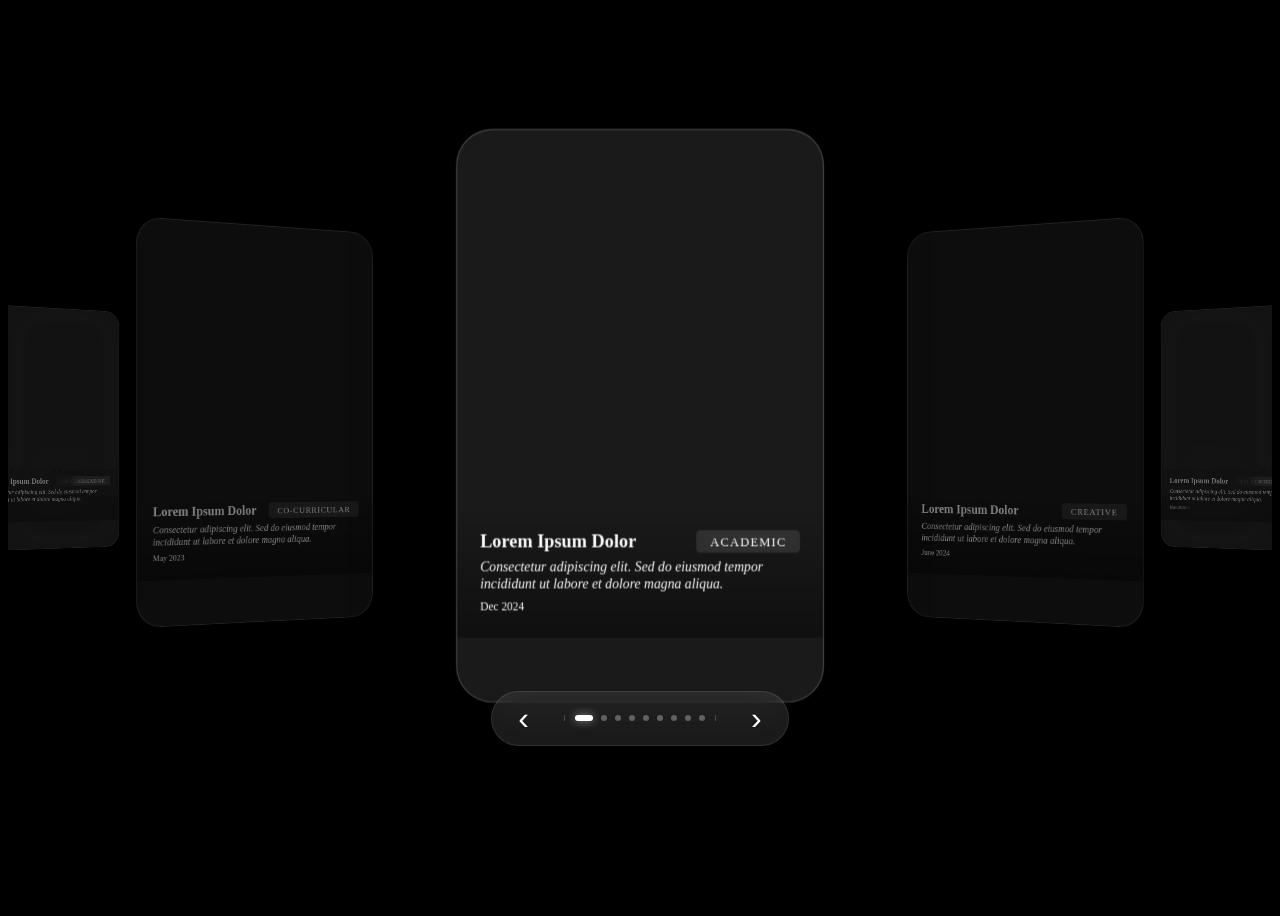
<file: index.html>
<!DOCTYPE html>
<html lang="en">
<head>
    <meta charset="UTF-8">
    <meta name="viewport" content="width=device-width, initial-scale=1.0">
    <title>Direct_Fut</title>
    <link rel="stylesheet" href="styles.css">
</head>
<body>
  <div class="carousel-container">
  <div class="carousel-stage" id="carousel-stage">
    <!-- card structure defined in js for DOM Manipulation -->
  </div>

  <div class="carousel-controls">
    <button id="prev-btn" class="nav-btn">‹</button>

    <div class="pagination-indicators" id="pagination-dots">
    </div>

    <button id="next-btn" class="nav-btn">›</button>
  </div>
</div>
<script src="script.js"></script>  
</body>
</html>
</file>
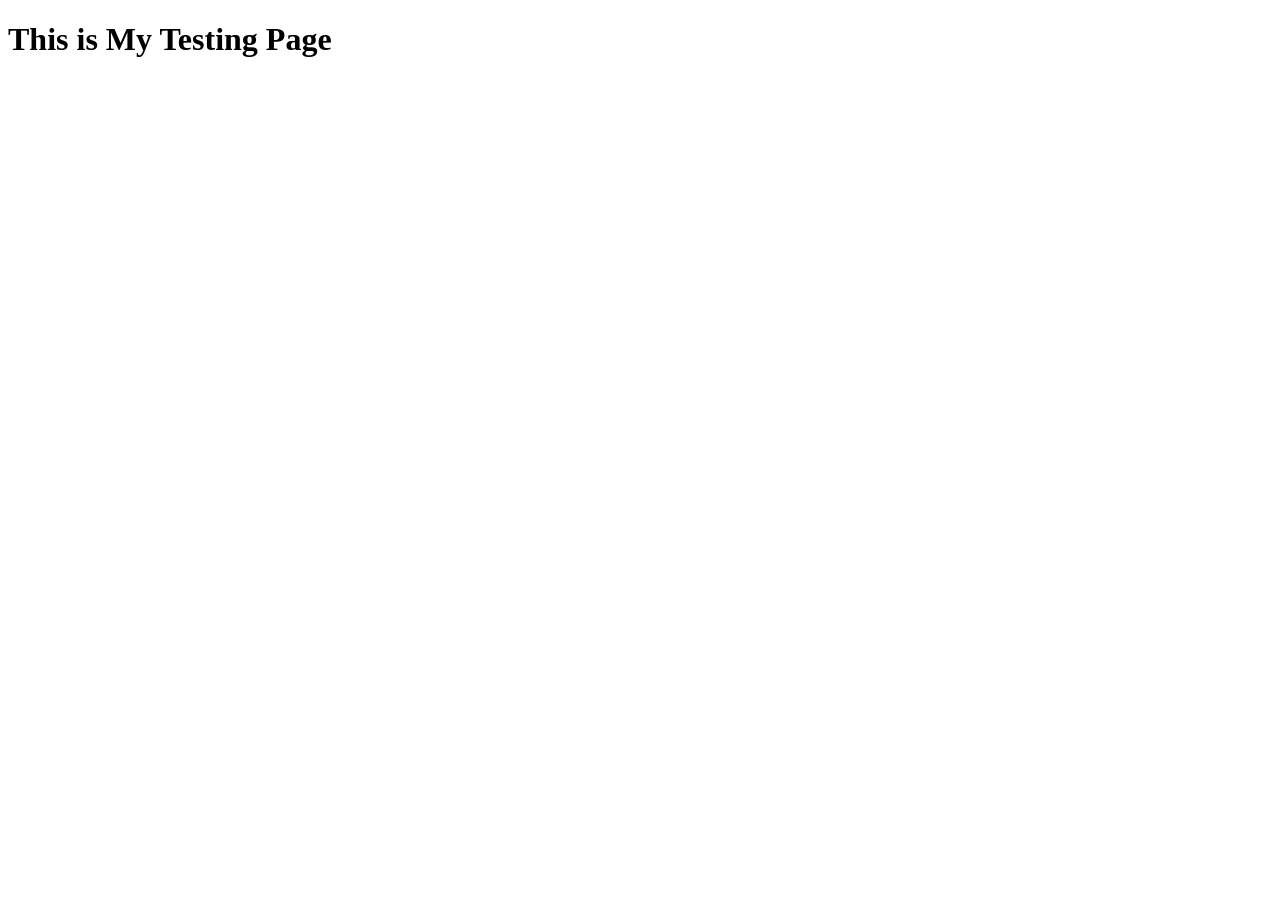
<file: Catch/index.html>
<!DOCTYPE html>
<html lang="en">
<head>
    <meta charset="UTF-8">
    <meta name="viewport" content="width=device-width, initial-scale=1.0">
    <title>Test File</title>
   
</head>
<body>
     <h1>This is My Testing Page</h1>
</body>
</html>
</file>
<file: styles.css>
:root {
  --glass: rgba(255, 255, 255, 0.1);
  --glass-border: rgba(255, 255, 255, 0.2);
  --blur: blur(20px);
  /* This variable controls the horizontal "spread" */
  --shift-x: 30vw;
}
html{ /*remove this block when integrating in your html body*/
  background: #000;
}
.carousel-container {
  display: flex;
  flex-direction: column;
  align-items: center;
  justify-content: center;
  min-height: 100vh;
  background: #000;
  perspective: 2000px; /* Increased for better depth on wide screens */
  overflow: hidden;
  color: white;
  width: 100%;
}

.carousel-stage {
  position: relative;
  width: 100vw; /* Occupy full width to allow cards to spread */
  height: 500px;
  display: flex;
  align-items: center;
  justify-content: center;
  transform-style: preserve-3d;
}

.carousel-card {
  position: absolute;
  /* Dynamic width: wider on desktop, narrower on mobile */
  width: clamp(280px, 25vw, 400px);
  height: clamp(380px, 60vh, 500px);
  background: var(--glass);
  backdrop-filter: var(--blur);
  -webkit-backdrop-filter: var(--blur);
  border: 1px solid var(--glass-border);
  border-radius: 32px;
  transition: all 0.8s cubic-bezier(0.2, 0.8, 0.2, 1);
  cursor: pointer;
  overflow: hidden;
}

/* --- 3D TRANSFORM STATES --- */

.carousel-card.active {
  transform: translate3d(0, 0, 250px) rotateY(0deg);
  z-index: 10;
  opacity: 1;
  box-shadow: 0 40px 80px rgba(0, 0, 0, 0.8);
}

.carousel-card.left {
  transform: translate3d(calc(var(--shift-x) * -1), 0, -150px) rotateY(35deg)
    scale(0.85);
  z-index: 5;
  opacity: 0.5;
}

.carousel-card.right {
  transform: translate3d(var(--shift-x), 0, -150px) rotateY(-35deg) scale(0.85);
  z-index: 5;
  opacity: 0.5;
}

.carousel-card.far-left {
  transform: translate3d(calc(var(--shift-x) * -1.8), 0, -500px) rotateY(45deg)
    scale(0.6);
  z-index: 1;
  opacity: 0.2;
}

.carousel-card.far-right {
  transform: translate3d(calc(var(--shift-x) * 1.8), 0, -500px) rotateY(-45deg)
    scale(0.6);
  z-index: 1;
  opacity: 0.2;
}

.carousel-card.hidden {
  transform: translate3d(0, 0, -1000px) scale(0.1);
  opacity: 0;
}

/* Card Inner Styling */
.card-image {
  height: 60%;
  background-size: cover;
  background-position: center;
  position: relative;
  padding: 15px;
}

.expand-badge {
  background: rgba(255, 255, 255, 0.2);
  backdrop-filter: blur(5px);
  padding: 5px 15px;
  border-radius: 20px;
  font-size: 0.8rem;
  width: fit-content;
  margin: 0 auto;
}

.card-content {
  padding: 20px;
  flex-grow: 1;
  background: linear-gradient(to bottom, transparent, rgba(0, 0, 0, 0.4));
}

.card-header {
  display: flex;
  justify-content: space-between;
  align-items: center;
  margin-bottom: 5px;
}

.card-footer{
  font-size: 12px;
}
.card-content p {
  font-size: 12px;
  font-style:italic;
  margin-top:4px;
  margin-bottom:4px;
  margin-left:0;
  margin-right:0;
}
.card-header h3 {
  margin: 0;
  font-size: 16px;
}

.tag-pill {
  background: rgba(255, 255, 255, 0.1);
  padding: 4px 12px;
  border-radius: 4px;
  font-size: 11px;
  text-transform: uppercase;
  letter-spacing: 1px;
}

/* Controls */
.carousel-controls {
  margin-top: 40px;
  display: flex;
  align-items: center;
  gap: 20px;
  background: var(--glass);
  backdrop-filter: var(--blur);
  padding: 10px 20px;
  border-radius: 50px;
  border: 1px solid var(--glass-border);
}

.nav-btn {
  background: none;
  border: none;
  color: white;
  font-size: 2rem;
  cursor: pointer;
  padding: 0 10px;
}

.user-badge {
  display: flex;
  align-items: center;
  gap: 10px;
  border-left: 1px solid var(--glass-border);
  border-right: 1px solid var(--glass-border);
  padding: 0 20px;
}

.user-badge img {
  width: 30px;
  height: 30px;
  border-radius: 50%;
}

/*Pagination : dots to track cards styling */
.pagination-indicators {
  display: flex;
  gap: 8px;
  align-items: center;
  padding: 0 10px;
  border-left: 1px solid var(--glass-border);
  border-right: 1px solid var(--glass-border);
  margin: 0 10px;
}

.dot {
  width: 6px;
  height: 6px;
  background: rgba(255, 255, 255, 0.3);
  border-radius: 50%;
  cursor: pointer;
  transition: all 0.4s cubic-bezier(0.4, 0, 0.2, 1);
}

.dot.active {
  background: #fff;
  width: 18px; /* The "pill" effect when active */
  border-radius: 10px;
  box-shadow: 0 0 10px rgba(255, 255, 255, 0.5);
}

/* Hover effect to show interactivity */
.dot:hover:not(.active) {
  background: rgba(255, 255, 255, 0.6);
  transform: scale(1.2);
}

/* Ensure the control bar grows with the number of dots */
.carousel-controls {
  min-width: fit-content;
  max-width: 90vw;
}

/* Responsive Design */

/* Desktop / Large Screens (Spread them out to 90% of screen) */
@media (min-width: 1200px) {
  :root {
    --shift-x: 32vw;
  }
}
/* Tablets */
@media (max-width: 1024px) {
  :root {
    --shift-x: 35vw;
  }
}
/* Mobile (Keep cards closer so they don't fall off screen) */
@media (max-width: 600px) {
  :root {
    --shift-x: 38vw;
  }

  .carousel-card {
    width: 75vw; /* Almost full width on mobile */
    height: 450px;
  }

  .carousel-card.left {
    transform: translate3d(-45%, 0, -250px) rotateY(45deg) scale(0.8);
  }

  .carousel-card.right {
    transform: translate3d(45%, 0, -250px) rotateY(-45deg) scale(0.8);
  }
  .pagination-indicators {
    gap: 5px;
  }
  .dot {
    width: 4px;
    height: 4px;
  }
  .dot.active {
    width: 12px;
  }
}

/* Bottom Controls */
.carousel-controls {
  margin-top: 20px;
  display: flex;
  align-items: center;
  background: rgba(255, 255, 255, 0.1);
  padding: 8px 16px;
  border-radius: 100px;
  border: 1px solid rgba(255, 255, 255, 0.1);
  gap: 15px;
}
</file>
